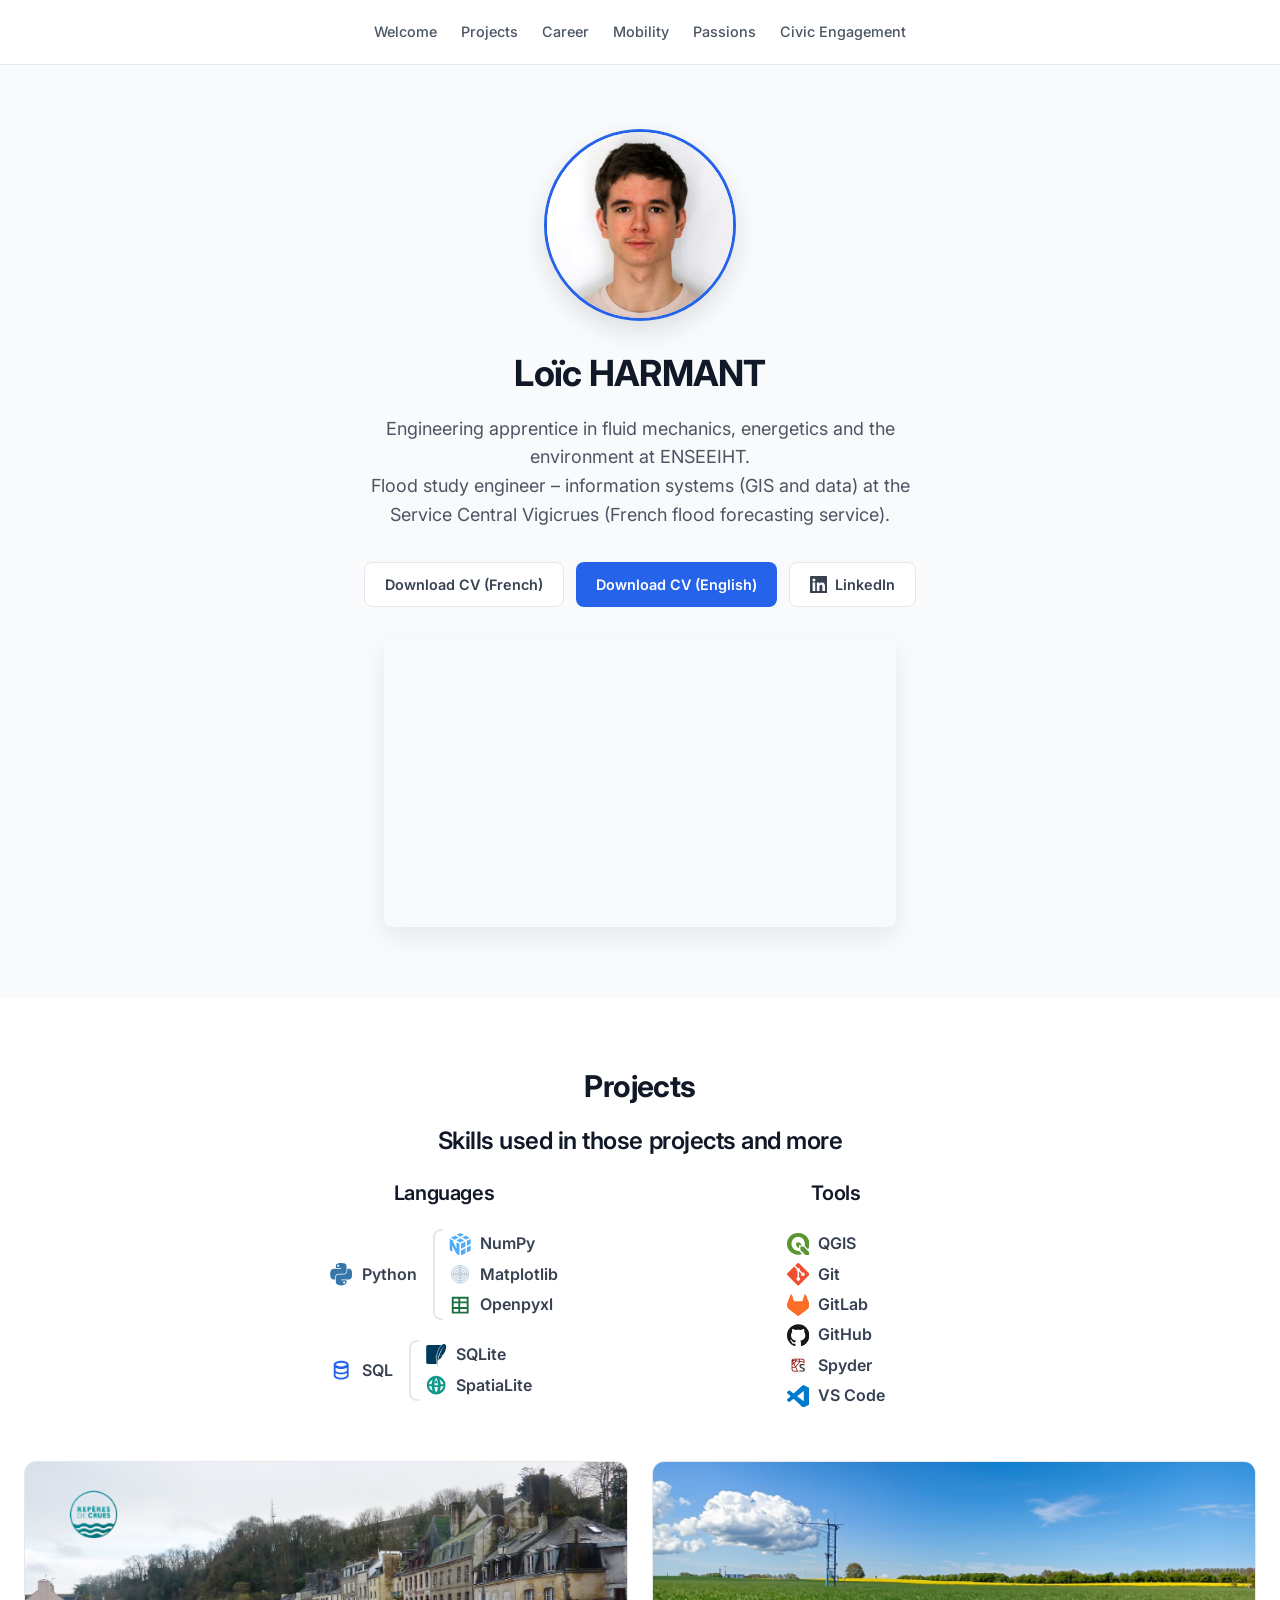
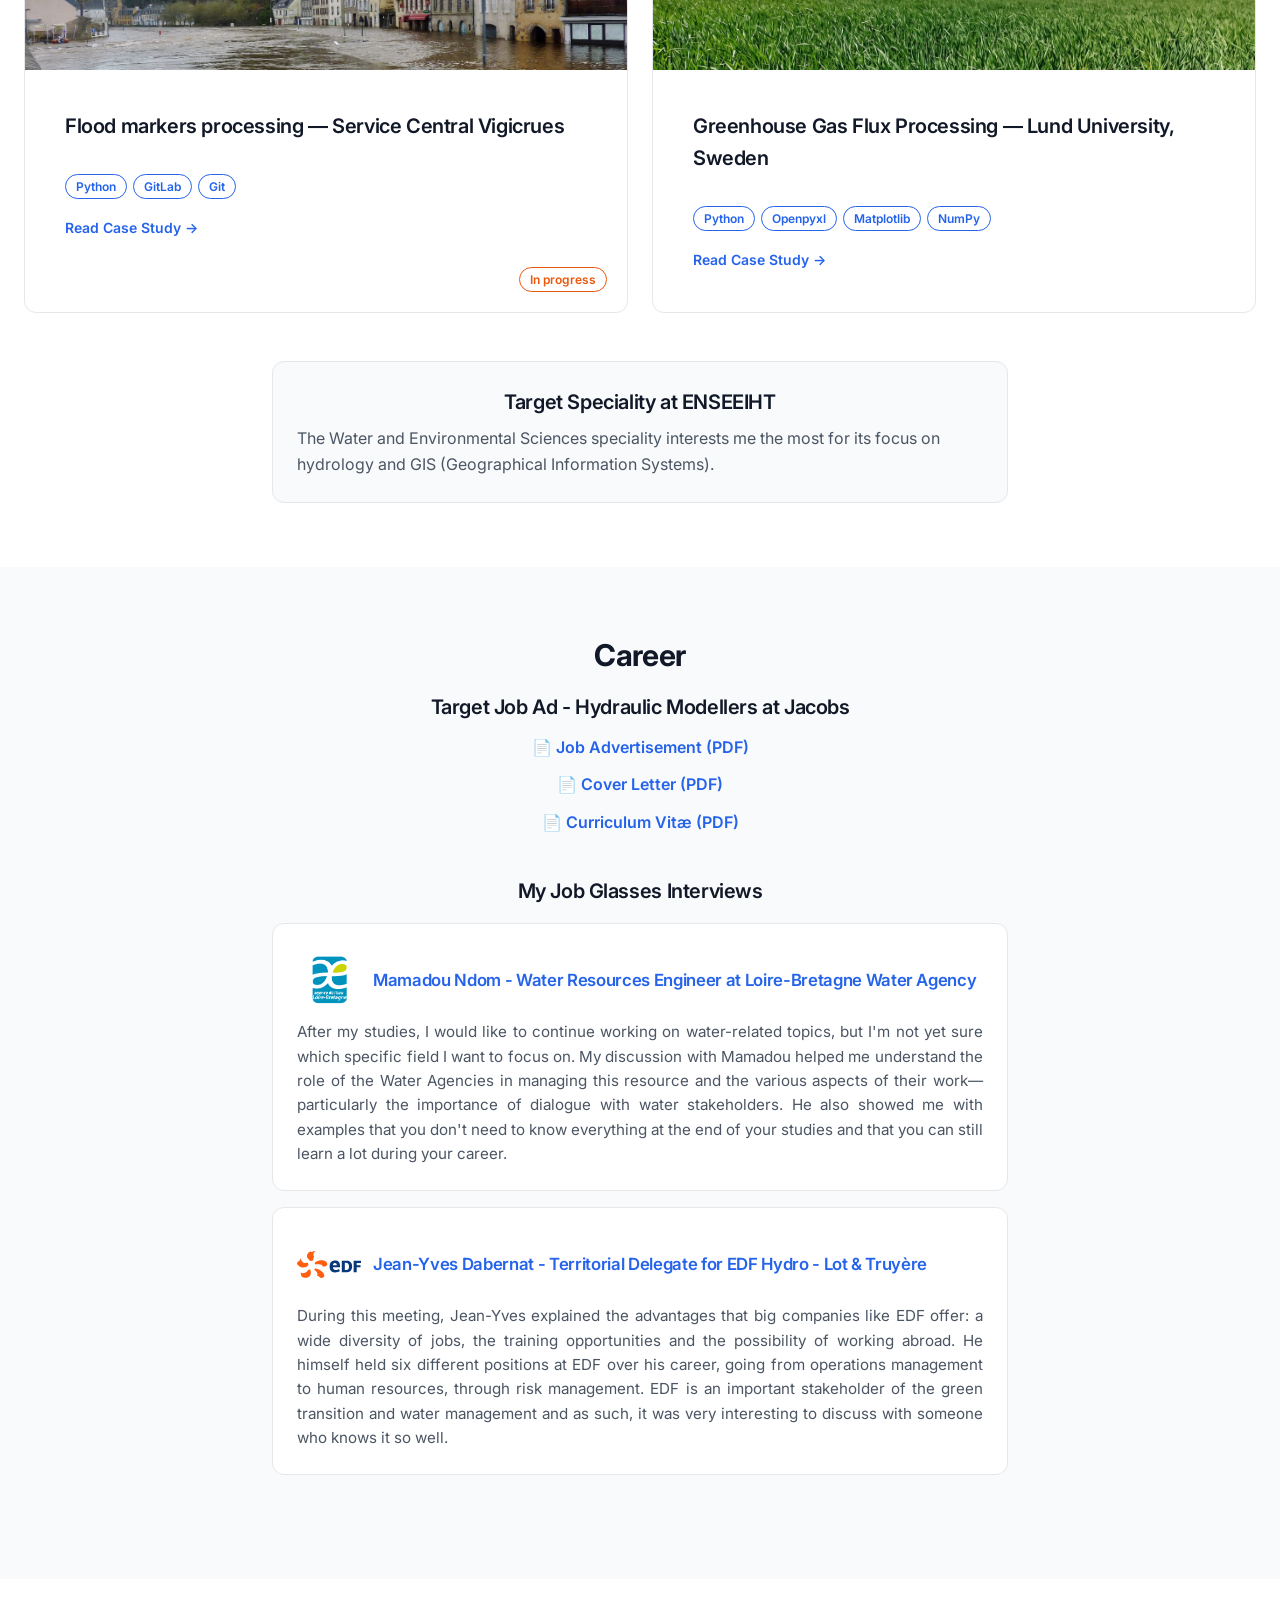
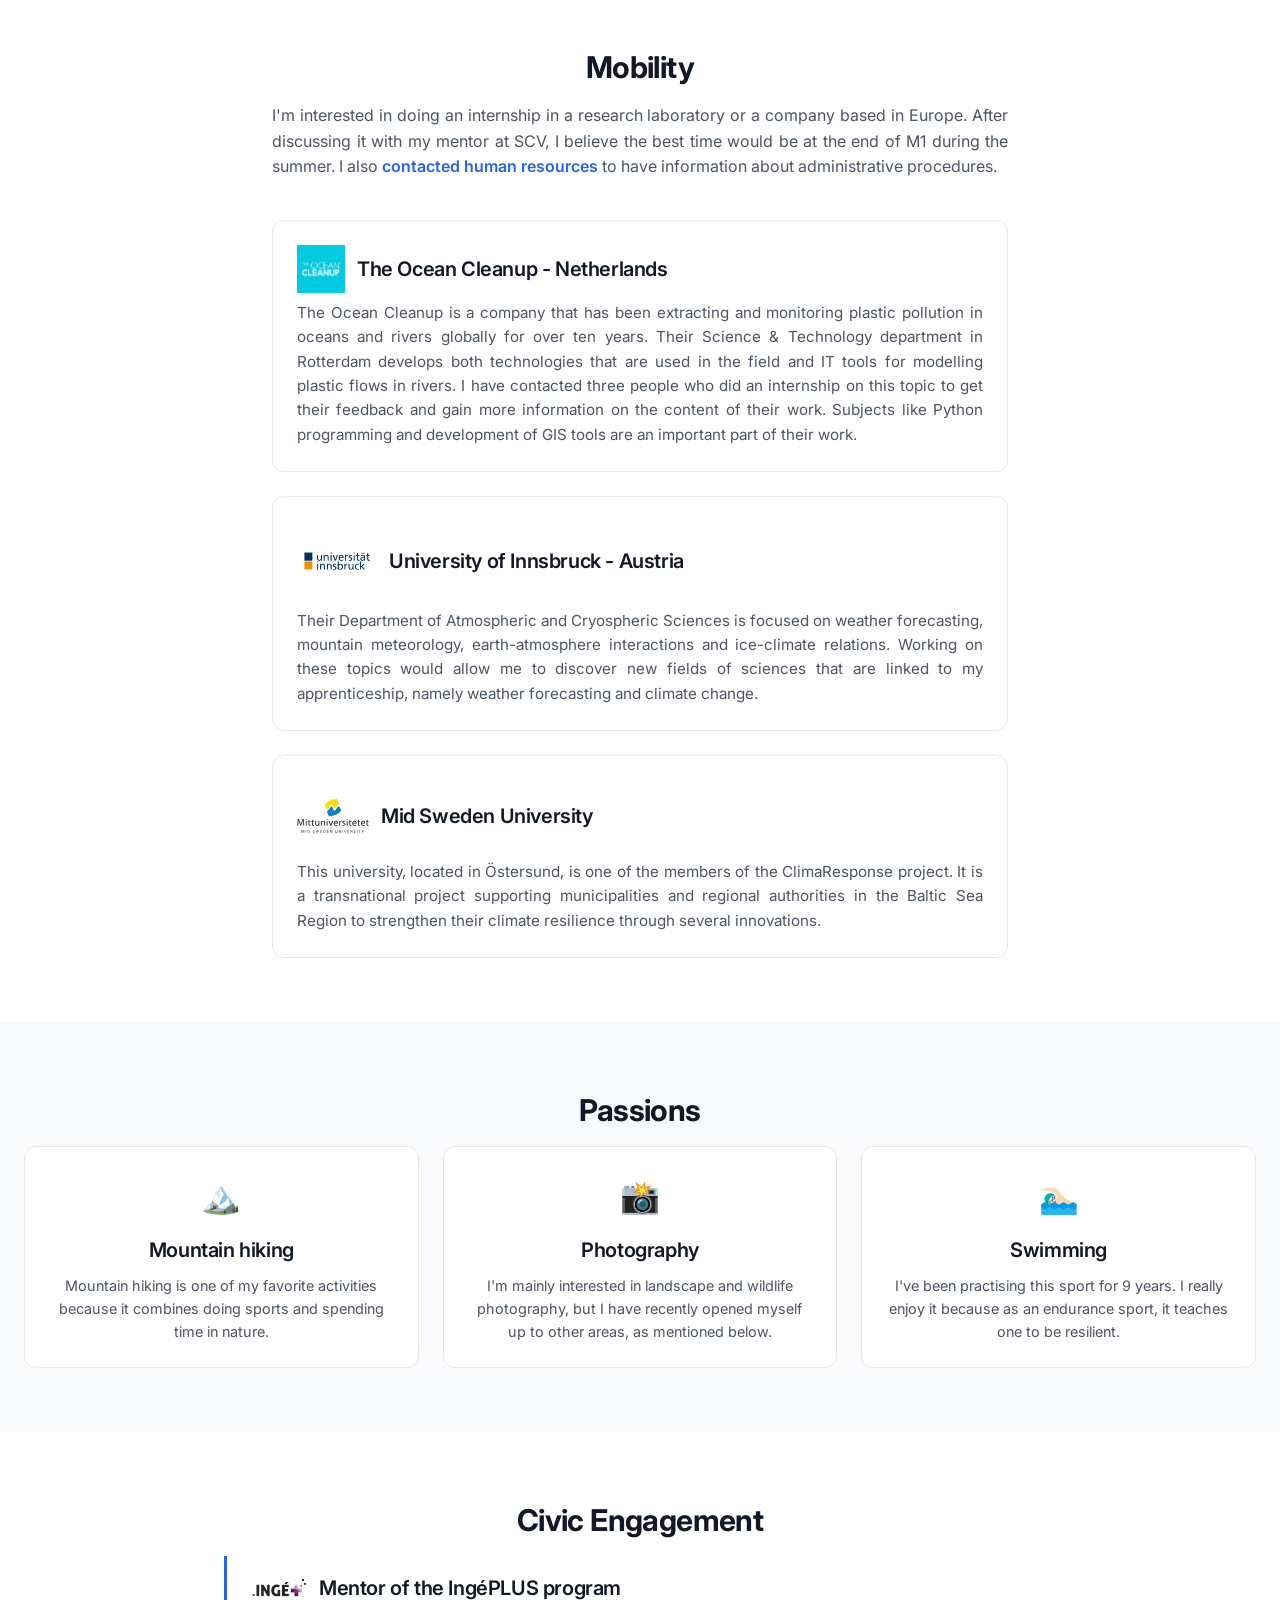
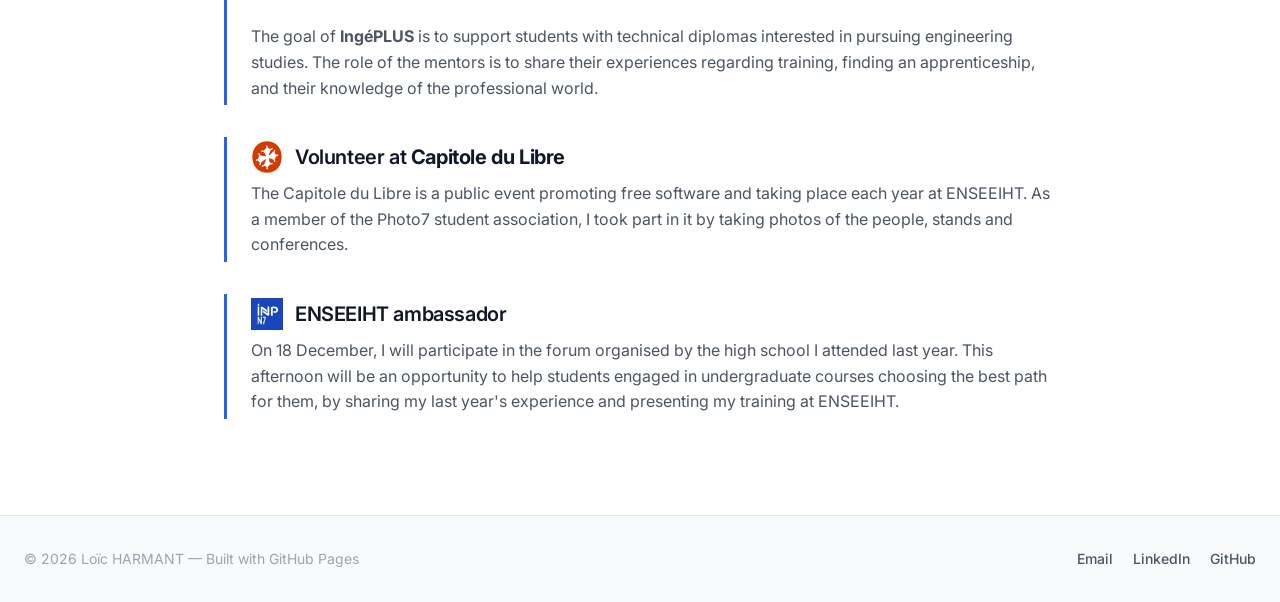
<file: index.html>
<!DOCTYPE html>
<html lang="en">
<head>
  <meta charset="UTF-8">
  <meta name="viewport" content="width=device-width, initial-scale=1.0">
  <title>Loïc HARMANT — Engineer Portfolio</title>
  <link rel="stylesheet" href="css/style.css">
  <link rel="preconnect" href="https://fonts.googleapis.com">
  <link href="https://fonts.googleapis.com/css2?family=Inter:wght@300;400;500;600;700&display=swap" rel="stylesheet">
</head>
<body>
  
  <!-- NAVIGATION FIXÉE EN HAUT -->
  <nav class="navbar">
    <div class="container">
      <ul class="nav-menu">
        <li><a href="#welcome">Welcome</a></li>
        <li><a href="#projects">Projects</a></li>
        <li><a href="#career">Career</a></li>
        <li><a href="#mobility">Mobility</a></li>
        <li><a href="#passions">Passions</a></li>
        <li><a href="#civic">Civic Engagement</a></li>
      </ul>
    </div>
  </nav>

  <!-- 1. WELCOME SECTION -->
  <section id="welcome" class="section section-welcome">
    <div class="container">
      <div class="welcome-content">
        <img src="images/photo-cv.jpg" alt="Profile photo" class="photo-cv">
        <h1>Loïc HARMANT</h1>
        <p class="uvp">Engineering apprentice in fluid mechanics, energetics and the environment at ENSEEIHT.<br>
          Flood study engineer – information systems (GIS and data) at the Service Central Vigicrues (French flood forecasting service).</p>
        <div class="welcome-links">
          <a href="documents/CV_Loic_HARMANT_FR.pdf" class="btn btn-secondary" target="_blank">Download CV (French)</a>
          <a href="documents/CV_Loic_HARMANT_EN.pdf" class="btn btn-primary" target="_blank">Download CV (English)</a>
          <a href="https://www.linkedin.com/in/loïc-harmant" class="btn btn-secondary"><svg viewBox="0 0 24 24" fill="currentColor" class="btn-icon" aria-hidden="true"><path d="M20.447 20.452h-3.554v-5.569c0-1.328-.027-3.037-1.852-3.037-1.853 0-2.136 1.445-2.136 2.939v5.667H9.351V9h3.414v1.561h.046c.477-.9 1.637-1.85 3.37-1.85 3.601 0 4.267 2.37 4.267 5.455v6.286zM5.337 7.433a2.062 2.062 0 0 1-2.063-2.065 2.064 2.064 0 1 1 2.063 2.065zm1.782 13.019H3.555V9h3.564v11.452zM22.225 0H1.771C.792 0 0 .774 0 1.729v20.542C0 23.227.792 24 1.771 24h20.451C23.2 24 24 23.227 24 22.271V1.729C24 .774 23.2 0 22.222 0h.003z"/></svg>
          LinkedIn</a>
        </div>
        <div class="video-container">
          <iframe
            src="https://www.youtube-nocookie.com/embed/VIDEO_ID?rel=0"
            title="Loïc HARMANT — 3-minute pitch (English)"
            loading="lazy"
            allow="accelerometer; autoplay; clipboard-write; encrypted-media; gyroscope; picture-in-picture"
            allowfullscreen>
          </iframe>
        </div>
      </div>
    </div>
  </section>

   <!-- 2. PROJECTS SECTION -->
  <section id="projects" class="section section-projects">
    <div class="container">
      <h2>Projects</h2>

      <h3 class="skills-heading">Skills used in those projects and more</h3>
      <div class="skills-grid">

        <div class="skills-col skills-col--languages">
          <h3>Languages</h3>
          <div class="skill-group">
            <div class="skill-row">
              <svg class="skill-icon" viewBox="0 0 24 24" fill="#3776AB" aria-hidden="true"><path d="M11.858 0c-.978.005-1.913.088-2.736.234C6.7.662 6.26 1.558 6.26 3.21v2.182h5.725v.727H4.111c-1.664 0-3.121 1-3.577 2.903-.526 2.181-.549 3.542 0 5.82.407 1.694 1.379 2.902 3.043 2.902h1.969v-2.616c0-1.89 1.635-3.557 3.576-3.557h5.72c1.591 0 2.862-1.31 2.862-2.91v-5.45c0-1.553-1.309-2.718-2.863-2.977A18 18 0 0 0 11.858 0M8.762 1.755c.591 0 1.074.491 1.074 1.095 0 .601-.483 1.087-1.074 1.087A1.08 1.08 0 0 1 7.688 2.85c0-.604.48-1.095 1.074-1.095m9.656 4.364v2.543c0 1.971-1.671 3.63-3.577 3.63H9.122c-1.566 0-2.862 1.34-2.862 2.91v5.452c0 1.551 1.349 2.464 2.862 2.91 1.813.532 3.55.628 5.72 0 1.44-.418 2.862-1.258 2.862-2.91V18.47h-5.719v-.727h8.582c1.664 0 2.284-1.16 2.862-2.903.598-1.793.573-3.518 0-5.819-.41-1.656-1.196-2.903-2.862-2.903h-5.667zm-3.216 13.807a1.08 1.08 0 0 1 1.074 1.088c0 .604-.483 1.094-1.074 1.094-.592 0-1.075-.49-1.075-1.094 0-.601.483-1.088 1.075-1.088"/></svg>
              <span>Python</span>
            </div>
            <div class="skill-bracket">
              <div class="skill-row">
                <svg class="skill-icon" viewBox="0 0 24 24" fill="#4DABF7" aria-hidden="true"><path d="M10.315 4.876L6.3048 2.8517l-4.401 2.1965 4.1186 2.0683zm1.8381.9277l4.2045 2.1223-4.3622 2.1906-4.125-2.0718zm5.6153-2.9213l4.3193 2.1658-3.863 1.9402-4.2131-2.1252zm-1.859-.9329L12.021 0 8.1742 1.9193l4.0068 2.0208zm-3.0401 16.7443V24l4.7107-2.3507-.0053-5.3085zm4.7037-4.2057l-.0052-5.2528-4.6985 2.3356v5.2546zm5.6553-.9845v5.327l-4.0178 2.0052-.0029-5.3028zm0-1.8626V6.4214l-4.0253 2.001.0034 5.2633zM11.2062 11.571L8.0333 9.9756v6.895s-3.8804-8.2564-4.2399-8.998c-.0463-.0957-.2371-.2007-.2858-.2262C2.8118 7.2812.773 6.2485.773 6.2485V18.43l2.8204 1.5076v-6.3674s3.8392 7.3775 3.878 7.458c.0389.0807.4245.8582.8362 1.1314.5485.363 2.8992 1.7766 2.8992 1.7766z"/></svg>
                <span>NumPy</span>
              </div>
              <div class="skill-row">
                <svg class="skill-icon mpl" viewBox="0 0 180 180" aria-hidden="true"><g stroke="#11557c" stroke-width="2" fill="#eef2f7"><circle cx="90" cy="90" r="88"/><circle cx="90" cy="90" r="66"/><circle cx="90" cy="90" r="44"/><circle cx="90" cy="90" r="22"/><path d="m90,2v176"/><path d="m2,90h176"/></g></svg>
                <span>Matplotlib</span>
              </div>
              <div class="skill-row">
                <svg class="skill-icon" viewBox="0 0 24 24" fill="#1D6F42" aria-hidden="true"><path d="M3 3h18v18H3V3zm2 2v3h5V5H5zm7 0v3h7V5h-7zM5 10v4h5v-4H5zm7 0v4h7v-4h-7zM5 16v3h5v-3H5zm7 0v3h7v-3h-7z"/></svg>
                <span>Openpyxl</span>
              </div>
            </div>
          </div>
          <div class="skill-group">
            <div class="skill-row">
              <svg class="skill-icon" viewBox="0 0 24 24" fill="#2563eb" aria-hidden="true"><path d="M12 2C7.58 2 4 3.79 4 6v12c0 2.21 3.58 4 8 4s8-1.79 8-4V6c0-2.21-3.58-4-8-4zm0 2c3.87 0 6 1.5 6 2s-2.13 2-6 2-6-1.5-6-2 2.13-2 6-2zm6 14c0 .5-2.13 2-6 2s-6-1.5-6-2v-3.08c1.44.9 3.6 1.4 6 1.4s4.56-.5 6-1.4V18zm0-5.5c0 .5-2.13 2-6 2s-6-1.5-6-2V9.42c1.44.9 3.6 1.4 6 1.4s4.56-.5 6-1.4V12.5z"/></svg>
              <span>SQL</span>
            </div>
            <div class="skill-bracket">
              <div class="skill-row">
                <svg class="skill-icon" viewBox="0 0 24 24" fill="#003B5C" aria-hidden="true"><path d="M21.678.521c-1.032-.92-2.28-.55-3.513.544a8.71 8.71 0 0 0-.547.535c-2.109 2.237-4.066 6.38-4.674 9.544.237.48.422 1.093.544 1.561a13.044 13.044 0 0 1 .164.703s-.019-.071-.096-.296l-.05-.146a1.689 1.689 0 0 0-.033-.08c-.138-.32-.518-.995-.686-1.289-.143.423-.27.818-.376 1.176.484.884.778 2.4.778 2.4s-.025-.099-.147-.442c-.107-.303-.644-1.244-.772-1.464-.217.804-.304 1.346-.226 1.478.152.256.296.698.422 1.186.286 1.1.485 2.44.485 2.44l.017.224a22.41 22.41 0 0 0 .056 2.748c.095 1.146.273 2.13.5 2.657l.155-.084c-.334-1.038-.47-2.399-.41-3.967.09-2.398.642-5.29 1.661-8.304 1.723-4.55 4.113-8.201 6.3-9.945-1.993 1.8-4.692 7.63-5.5 9.788-.904 2.416-1.545 4.684-1.931 6.857.666-2.037 2.821-2.912 2.821-2.912s1.057-1.304 2.292-3.166c-.74.169-1.955.458-2.362.629-.6.251-.762.337-.762.337s1.945-1.184 3.613-1.72C21.695 7.9 24.195 2.767 21.678.521m-18.573.543A1.842 1.842 0 0 0 1.27 2.9v16.608a1.84 1.84 0 0 0 1.835 1.834h9.418a22.953 22.953 0 0 1-.052-2.707c-.006-.062-.011-.141-.016-.2a27.01 27.01 0 0 0-.473-2.378c-.121-.47-.275-.898-.369-1.057-.116-.197-.098-.31-.097-.432 0-.12.015-.245.037-.386a9.98 9.98 0 0 1 .234-1.045l.217-.028c-.017-.035-.014-.065-.031-.097l-.041-.381a32.8 32.8 0 0 1 .382-1.194l.2-.019c-.008-.016-.01-.038-.018-.053l-.043-.316c.63-3.28 2.587-7.443 4.8-9.791.066-.069.133-.128.198-.194Z"/></svg>
                <span>SQLite</span>
              </div>
              <div class="skill-row">
                <svg class="skill-icon" viewBox="0 0 24 24" fill="#0e9888" aria-hidden="true"><path d="M12 2a10 10 0 1 0 0 20 10 10 0 0 0 0-20zm7.93 9h-3.02a15.7 15.7 0 0 0-1.2-5.1A8.03 8.03 0 0 1 19.93 11zM12 4.04c.83 1.2 1.66 3.06 1.9 5.96h-3.8c.24-2.9 1.07-4.76 1.9-5.96zM4.07 13h3.02c.14 1.9.55 3.62 1.2 5.1A8.03 8.03 0 0 1 4.07 13zm3.02-2H4.07a8.03 8.03 0 0 1 4.22-5.1 15.7 15.7 0 0 0-1.2 5.1zm4.91 8.96c-.83-1.2-1.66-3.06-1.9-5.96h3.8c-.24 2.9-1.07 4.76-1.9 5.96zM10.1 12c.24-2.9 1.07-4.76 1.9-5.96.83 1.2 1.66 3.06 1.9 5.96h-3.8zm5.61 6.1c.65-1.48 1.06-3.2 1.2-5.1h3.02a8.03 8.03 0 0 1-4.22 5.1z"/></svg>
                <span>SpatiaLite</span>
              </div>
            </div>
          </div>
        </div>

        <div class="skills-pair">
          <div class="skills-col skills-col--tools">
            <h3>Tools</h3>
            <div class="tools-list">
              <div class="skill-row">
                <svg class="skill-icon" viewBox="0 0 24 24" fill="#589632" aria-hidden="true"><path d="M12.879 13.006v3.65l-3.004-3.048v-3.495h3.582l2.852 2.893h-3.43zm10.886 7.606V24h-3.654l-5.73-5.9v-3.55h3.354l6.03 6.062zm-10.828-1.448l3.372 3.371c-1.309.442-2.557.726-4.325.726C5.136 23.26 0 18.243 0 11.565 0 4.92 5.136 0 11.984 0 18.864 0 24 4.952 24 11.565c0 2.12-.523 4.076-1.457 5.759l-3.625-3.725a8.393 8.393 0 0 0 .24-2.005c0-4.291-3.148-7.527-7.1-7.527-3.954 0-7.248 3.236-7.248 7.527s3.33 7.6 7.247 7.6c.548 0 .661.017.88-.03z"/></svg>
                <span>QGIS</span>
              </div>
              <div class="skill-row">
                <svg class="skill-icon" viewBox="0 0 24 24" fill="#F05032" aria-hidden="true"><path d="M13.09 23.549a1.54 1.54 0 0 1-2.18 0L.451 13.089a1.54 1.54 0 0 1 0-2.179l7.191-7.19 2.733 2.733a1.85 1.85 0 0 0 .964 2.326v6.66a1.849 1.849 0 1 0 1.54 0V8.957l2.508 2.508a1.85 1.85 0 1 0 1.09-1.09l-2.634-2.634a1.85 1.85 0 0 0-2.378-2.377L8.73 2.63 10.91.451a1.54 1.54 0 0 1 2.179 0l10.459 10.46a1.54 1.54 0 0 1 0 2.179z"/></svg>
                <span>Git</span>
              </div>
              <div class="skill-row">
                <svg class="skill-icon" viewBox="0 0 24 24" fill="#FC6D26" aria-hidden="true"><path d="m23.6004 9.5927-.0337-.0862L20.3.9814a.851.851 0 0 0-.3362-.405.8748.8748 0 0 0-.9997.0539.8748.8748 0 0 0-.29.4399l-2.2055 6.748H7.5375l-2.2057-6.748a.8573.8573 0 0 0-.29-.4412.8748.8748 0 0 0-.9997-.0537.8585.8585 0 0 0-.3362.4049L.4332 9.5015l-.0325.0862a6.0657 6.0657 0 0 0 2.0119 7.0105l.0113.0087.03.0213 4.976 3.7264 2.462 1.8633 1.4995 1.1321a1.0085 1.0085 0 0 0 1.2197 0l1.4995-1.1321 2.4619-1.8633 5.006-3.7489.0125-.01a6.0682 6.0682 0 0 0 2.0094-7.003z"/></svg>
                <span>GitLab</span>
              </div>
              <div class="skill-row">
                <svg class="skill-icon" viewBox="0 0 24 24" fill="#181717" aria-hidden="true"><path d="M12 .297c-6.63 0-12 5.373-12 12 0 5.303 3.438 9.8 8.205 11.385.6.113.82-.258.82-.577 0-.285-.01-1.04-.015-2.04-3.338.724-4.042-1.61-4.042-1.61C4.422 18.07 3.633 17.7 3.633 17.7c-1.087-.744.084-.729.084-.729 1.205.084 1.838 1.236 1.838 1.236 1.07 1.835 2.809 1.305 3.495.998.108-.776.417-1.305.76-1.605-2.665-.3-5.466-1.332-5.466-5.93 0-1.31.465-2.38 1.235-3.22-.135-.303-.54-1.523.105-3.176 0 0 1.005-.322 3.3 1.23.96-.267 1.98-.399 3-.405 1.02.006 2.04.138 3 .405 2.28-1.552 3.285-1.23 3.285-1.23.645 1.653.24 2.873.12 3.176.765.84 1.23 1.91 1.23 3.22 0 4.61-2.805 5.625-5.475 5.92.42.36.81 1.096.81 2.22 0 1.606-.015 2.896-.015 3.286 0 .315.21.69.825.57C20.565 22.092 24 17.592 24 12.297c0-6.627-5.373-12-12-12"/></svg>
                <span>GitHub</span>
              </div>
              <div class="skill-row">
                <svg class="skill-icon" viewBox="0 0 256 256" aria-hidden="true"><rect fill="#fafafa" x="26.01" y="26.01" width="203.98" height="203.98" rx="37.85"/><path fill="#303030" d="M197.63,116.58a2.28,2.28,0,0,1,2.15,2.46v6.6a2,2,0,0,1-2.3,2.3H168.93c-7.06,0-11.2,2.45-11.2,8v2c0,4.3,2,8,9.52,10.74l20.41,8.14C201.77,162.16,203,170,203,178.42v1.69c0,17.19-10.28,20.56-31,20.56-13.35,0-25.47-1.07-28.08-1.38-1.84-.15-2.3-1.07-2.3-2.3v-6.75a2,2,0,0,1,2.3-2.3h28.39c12.28,0,16.11-1.38,16.11-8v-1.84c0-4.45-1.84-7.37-8.9-10.28l-21.79-8.29C145.92,155,143,146.05,143,137.61v-3.23c0-16.88,14.73-19.18,31.15-19.18A195,195,0,0,1,197.63,116.58Z"/><path fill="#8c0000" d="M190.69,59.34a25.27,25.27,0,0,0-16-5.68H78.24a25.37,25.37,0,0,0-11.82,2.92,25.7,25.7,0,0,0-10.25,9.93c-.46.82-.87,1.66-1.25,2.5-.22.59-.47,1.15-.67,1.72A26.9,26.9,0,0,0,52.87,79v96.48a25.35,25.35,0,0,0,25.37,25.35h51.5a1.37,1.37,0,0,0,1.37-1.37v-6.15a1.37,1.37,0,0,0-1.37-1.37h-6.68l-20-40.41,45.51-60.31a5.17,5.17,0,0,0,.85-1.77l41.7,6.38v9.38a1.38,1.38,0,0,0,1.37,1.37h6.19a1.37,1.37,0,0,0,1.36-1.37V79A25.25,25.25,0,0,0,190.69,59.34Zm-52.52,3.24,2.15,17.19-33.71-5.16-1.52-12Zm-59.93,0H96.82l1.33,10.75L73.52,69.56l-7.77-1.2A16.33,16.33,0,0,1,78.24,62.58ZM97,81.46,79.82,104.31,66.21,76.74ZM61.79,86.34l11,22.32-11,1.35Zm0,32,14.84-1.88L92,147.58l-30.22,3.8ZM113.89,192H79.61a17.87,17.87,0,0,1-17.82-17.83V159.66l34.05-4.27ZM99.06,143.33l-15.2-30.8,22.34-29.6s0,0,0-.05l34.45,5.27Zm92.11-55.79-42.42-6.49-2.31-18.47h26.92A17.87,17.87,0,0,1,191.17,80.4Z"/></svg>
                <span>Spyder</span>
              </div>
              <div class="skill-row">
                <svg class="skill-icon" viewBox="0 0 24 24" fill="#007ACC" aria-hidden="true"><path d="M23.15 2.587L18.21.21a1.494 1.494 0 0 0-1.705.29l-9.46 8.63-4.12-3.128a.999.999 0 0 0-1.276.057L.327 7.261A1 1 0 0 0 .326 8.74L3.899 12 .326 15.26a1 1 0 0 0 .001 1.479L1.65 17.94a.999.999 0 0 0 1.276.057l4.12-3.128 9.46 8.63a1.492 1.492 0 0 0 1.704.29l4.942-2.377A1.5 1.5 0 0 0 24 20.06V3.939a1.5 1.5 0 0 0-.85-1.352zm-5.146 14.861L10.826 12l7.178-5.448v10.896z"/></svg>
                <span>VS Code</span>
              </div>
            </div>
          </div>
        </div>

      </div>

      <div class="project-grid">
        
        <!-- P1 -->
        
        <article class="project-card">
          <img src="images/reperes_crues.png" alt="Flood in a French town, Repères de crues" class="project-image">
          <div class="project-info">
            <span class="project-badge">In progress</span>
            <h3>Flood markers processing — Service Central Vigicrues</h3>
            <p class="project-description"></p>
            <div class="project-tags">
              <span>Python</span><span>GitLab</span><span>Git</span>
            </div>
            <a href="projets/app.scv_1.html" class="project-link">Read Case Study →</a>
          </div>
        </article>

        <!-- P2 -->
        
        <article class="project-card">
          <div class="project-media">
            <img src="images/field_Alnarp.png" alt="Python flux processing code and gas flux measurement chamber" class="project-image">
          </div>
          <div class="project-info">
            <h3>Greenhouse Gas Flux Processing — Lund University, Sweden</h3>
            <p class="project-description"></p>
            <div class="project-tags">
              <span>Python</span><span>Openpyxl</span><span>Matplotlib</span><span>NumPy</span>
            </div>
            <a href="projets/internship-lund.html" class="project-link">Read Case Study →</a>
          </div>
        </article>
      </div>

      <div class="target-specialty">
        <h3>Target Speciality at ENSEEIHT</h3>
        <p>The Water and Environmental Sciences speciality interests me the most for its focus on hydrology and GIS (Geographical Information Systems).</p>
      </div>
    </div>
  </section>
  <!-- 3. CAREER SECTION -->
  <section id="career" class="section section-career">
    <div class="container">
      <h2>Career</h2>
      
      <div class="job-target">
        <h3>Target Job Ad - Hydraulic Modellers at Jacobs</h3>
        <a href="documents/Hydraulic Modellers (Flood Risk Management)-Jacobs-LinkedIn.pdf" target="_blank" class="doc-link">📄 Job Advertisement (PDF)</a>
        <a href="documents/Cover_Letter_Loic_HARMANT_EN.pdf" target="_blank" class="doc-link">📄 Cover Letter (PDF)</a>
        <a href="documents/CV_Loic_HARMANT_EN.pdf" target="_blank" class="doc-link">📄 Curriculum Vitæ (PDF)</a>
      </div>
      
      <div class="my-job-glasses">
        <h3>My Job Glasses Interviews</h3>
        <article class="mjg-interview">
           <div class="engagement-header">
              <img src="images/logo-eau-loire-bretagne.png" alt="Agence de l'eau Loire-Bretagne" class="engagement-logo">
              <h4><a href="https://www.linkedin.com/in/mamadou-ndom-6ba24287/?lipi=urn%3Ali%3Apage%3Ad_flagship3_profile_view_base%3BoP8LbUPzSm2HqukfzFpzIQ%3D%3D" target="_blank">Mamadou Ndom - Water Resources Engineer at Loire-Bretagne Water Agency</a></h4>
            </div>
          <p>After my studies, I would like to continue working on water-related topics, but I'm not yet sure which specific 
            field I want to focus on. My discussion with Mamadou helped me understand the role of the Water Agencies in managing 
            this resource and the various aspects of their work—particularly the importance of dialogue with water stakeholders. 
          He also showed me with examples that you don't need to know everything at the end of your studies and that you can still 
            learn a lot during your career.</p>
        </article>
        <article class="mjg-interview">
          <div class="engagement-header">
            <img src="images/logo-edf.svg" alt="EDF" class="engagement-logo">
            <h4><a href="https://www.linkedin.com/in/jean-yves-dabernat-297469b8/" target="_blank">Jean-Yves Dabernat - Territorial Delegate for EDF Hydro - Lot & Truyère</a></h4>
          </div>
          <p>During this meeting, Jean-Yves explained the advantages that big companies like EDF offer: a wide diversity of jobs,
          the training opportunities and the possibility of working abroad. He himself held six different positions at EDF over his career, going from operations 
            management to human resources, through risk management. EDF is an important stakeholder of the green transition and water management and as such, it was
            very interesting to discuss with someone who knows it so well.</p>
        </article>
      </div>
      
    </div>
  </section>


  <!-- 5. MOBILITY SECTION -->
  <section id="mobility" class="section section-mobility">
    <div class="container">
      <h2>Mobility</h2>
      <p class="section-subtitle">I'm interested in doing an internship in a research laboratory or a company based in Europe.
        After discussing it with my mentor at SCV, I believe the best time would be at the end of M1 during the summer. 
        I also <a href="images/capture_ecran_mail_rh.jpg" target="_blank">contacted human resources</a> to have information 
        about administrative procedures.</p>
      
      <div class="mobility-list">
        <article class="mobility-item">
          <div class="engagement-header">
            <img src="images/logo-theoceancleanup-v2.jpg" alt="The Ocean Cleanup" class="engagement-logo">
            <h3>The Ocean Cleanup - Netherlands</h3>
          </div>
          <p>The Ocean Cleanup is a company that has been extracting and monitoring plastic pollution in oceans and rivers globally for over ten years. 
            Their Science &amp; Technology department in Rotterdam develops both technologies that are used in the field and IT tools for modelling plastic flows in rivers.
            I have contacted three people who did an internship on this topic to get their feedback and gain more information on the content of their work. 
            Subjects like Python programming and development of GIS tools are an important part of their work.</p>
        </article>
        
        <article class="mobility-item">
          <div class="engagement-header">
            <img src="images/logo-innsbruck-v3.png" alt="Universität Innsbruck" class="engagement-logo">
            <h3>University of Innsbruck - Austria</h3>
          </div>
          <p>Their Department of Atmospheric and Cryospheric Sciences is focused on weather forecasting, mountain meteorology, earth-atmosphere 
            interactions and ice-climate relations. Working on these topics would allow me to discover new fields of sciences that are linked to my apprenticeship,
            namely weather forecasting and climate change.</p>
        </article>
        
        <article class="mobility-item">
          <div class="engagement-header">
            <img src="images/logo-mid-sweden-university.svg" alt="Mid Sweden University" class="engagement-logo">
            <h3>Mid Sweden University</h3>
          </div>
          <p> This university, located in Östersund, is one of the members of the ClimaResponse project. It is a transnational project 
            supporting municipalities and regional authorities in the Baltic Sea Region to strengthen their climate resilience through several 
            innovations.</p>
        </article>
      </div>
    </div>
  </section>

  <!-- 6. PASSIONS SECTION -->
  <section id="passions" class="section section-passions">
    <div class="container">
      <h2>Passions</h2>
      
      <div class="passions-grid">
        <div class="passion-card">
          <span class="passion-icon">🏔️</span>
          <h3>Mountain hiking</h3>
          <p>Mountain hiking is one of my favorite activities because it combines doing sports and spending time in nature.</p>
        </div>
        
        <div class="passion-card">
          <span class="passion-icon">📸</span>
          <h3>Photography</h3>
          <p>I'm mainly interested in landscape and wildlife photography, but I have recently opened myself up to other areas, as mentioned below.</p>
        </div>
        
        <div class="passion-card">
          <span class="passion-icon">🏊🏻‍♂️</span>
          <h3>Swimming</h3>
          <p>I've been practising this sport for 9 years. I really enjoy it because as an endurance sport, it teaches one to be resilient.</p>
        </div>
      </div>
    </div>
  </section>

  <!-- 7. CIVIC ENGAGEMENT SECTION -->
  <section id="civic" class="section section-civic">
    <div class="container">
      <h2>Civic Engagement</h2>
      
      <div class="engagement-list">
        <article class="engagement-item">
          <div class="engagement-header">
            <img src="images/logo-ingeplus.png" alt="Logo IngéPLUS" class="engagement-logo">
            <h3>Mentor of the IngéPLUS program</h3>
          </div>
          <p>The goal of <strong>IngéPLUS</strong> is to support students with technical diplomas interested in pursuing engineering studies. 
            The role of the mentors is to share their experiences regarding training, finding an apprenticeship, and their knowledge of the professional world.</p>
        </article>
        <article class="engagement-item">
          <div class="engagement-header">
            <img src="images/logo-capitoledulibre.png" alt="Logo Capitole du Libre" class="engagement-logo">
            <h3>Volunteer at <strong>Capitole du Libre</strong></h3>
          </div>
          <p>The Capitole du Libre is a public event promoting free software and taking place each year at ENSEEIHT. As a member of the Photo7 student 
            association, I took part in it by taking photos of the people, stands and conferences.</p> 
        </article>
        <article class="engagement-item">
          <div class="engagement-header">
            <img src="images/logo-enseeiht.png" alt="Logo ENSEEIHT" class="engagement-logo">
            <h3>ENSEEIHT ambassador</h3>
          </div>
          <p>On 18 December, I will participate in the forum organised by the high school I attended last year. 
          This afternoon will be an opportunity to help students engaged in undergraduate courses choosing the best path for them, by sharing 
            my last year's experience and presenting my training at ENSEEIHT.</p> 
        </article>
      </div>
    </div>
  </section>

  <!-- FOOTER -->
  <footer class="footer">
    <div class="container">
      <p>&copy; 2026 Loïc HARMANT — Built with GitHub Pages</p>
      <div class="social-links">
        <a href="mailto:loic.harmant@etu.toulouse-inp.fr">Email</a>
        <a href="https://www.linkedin.com/in/loïc-harmant">LinkedIn</a>
        <a href="https://github.com/loic-harmant">GitHub</a>
      </div>
    </div>
  </footer>

</body>
</html>
</file>
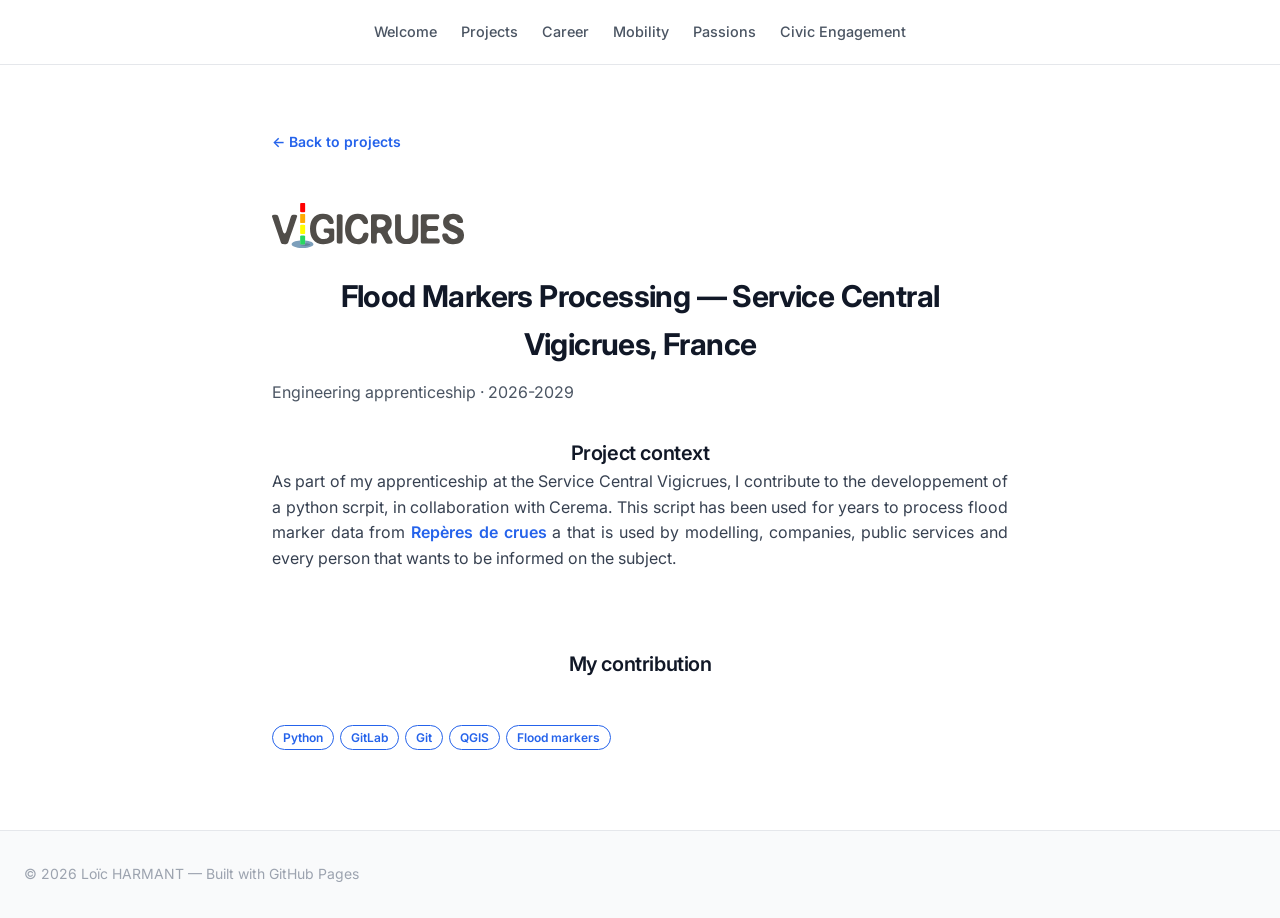
<file: projets/app.scv_1.html>
<!DOCTYPE html>
<html lang="en">
<head>
  <meta charset="UTF-8">
  <meta name="viewport" content="width=device-width, initial-scale=1.0">
  <title>Flood Markers Processing — SCV Apprenticeship | Loïc HARMANT</title>
  <link rel="stylesheet" href="../css/style.css">
  <link rel="preconnect" href="https://fonts.googleapis.com">
  <link href="https://fonts.googleapis.com/css2?family=Inter:wght@300;400;500;600;700&display=swap" rel="stylesheet">
</head>
<body>

  <nav class="navbar">
    <div class="container">
      <ul class="nav-menu">
        <li><a href="../index.html#welcome">Welcome</a></li>
        <li><a href="../index.html#projects">Projects</a></li>
        <li><a href="../index.html#career">Career</a></li>
        <li><a href="../index.html#mobility">Mobility</a></li>
        <li><a href="../index.html#passions">Passions</a></li>
        <li><a href="../index.html#civic">Civic Engagement</a></li>
      </ul>
    </div>
  </nav>

  <section class="section section-projects page-project">
    <div class="container">
      <a href="../index.html#projects" class="project-link">← Back to projects</a>
      <img src="../images/logo-vigicrues.svg" alt="Service Central Vigicrues logotype" class="page-project-logo">
      <h2>Flood Markers Processing — Service Central Vigicrues, France</h2>
      <p class="section-subtitle">Engineering apprenticeship · 2026-2029</p>

      <h3>Project context</h3>
      <!-- To complete: le service, la mission SCV, le réseau national des repères de crues, le partenariat Cerema. Exemple de début : -->
      <p>As part of my apprenticeship at the Service Central Vigicrues, I contribute to the developpement of a python scrpit, in collaboration with Cerema.
      This script has been used for years to process flood marker data from <a href="https://www.reperesdecrues.developpement-durable.gouv.fr/">Repères de crues</a> a that is used by modelling, companies, public services and every person that wants to 
        be informed on the subject.</p>
<br>
      <h3>My contribution</h3>
      <!-- To complete: terrain (relevés de repères, photos, mesures), relations avec les gestionnaires, etc. -->
      <p></p>

      <!-- To complete: bibliothèques utilisées, chaîne de traitement, volume de données, livrables. -->

<br>
      <div class="project-tags">
        <span>Python</span><span>GitLab</span><span>Git</span><span>QGIS</span><span>Flood markers</span>
      </div>
      <!-- Si le code est public un jour : lien vers le dépôt, comme sur la page Lund :
      <p><a href="…" class="project-link" target="_blank" rel="noopener noreferrer">View the source code and results on GitLab →</a></p>
      -->
    </div>
  </section>

  <footer class="footer">
    <div class="container">
      <p>&copy; 2026 Loïc HARMANT — Built with GitHub Pages</p>
    </div>
  </footer>

</body>
</html>
</file>
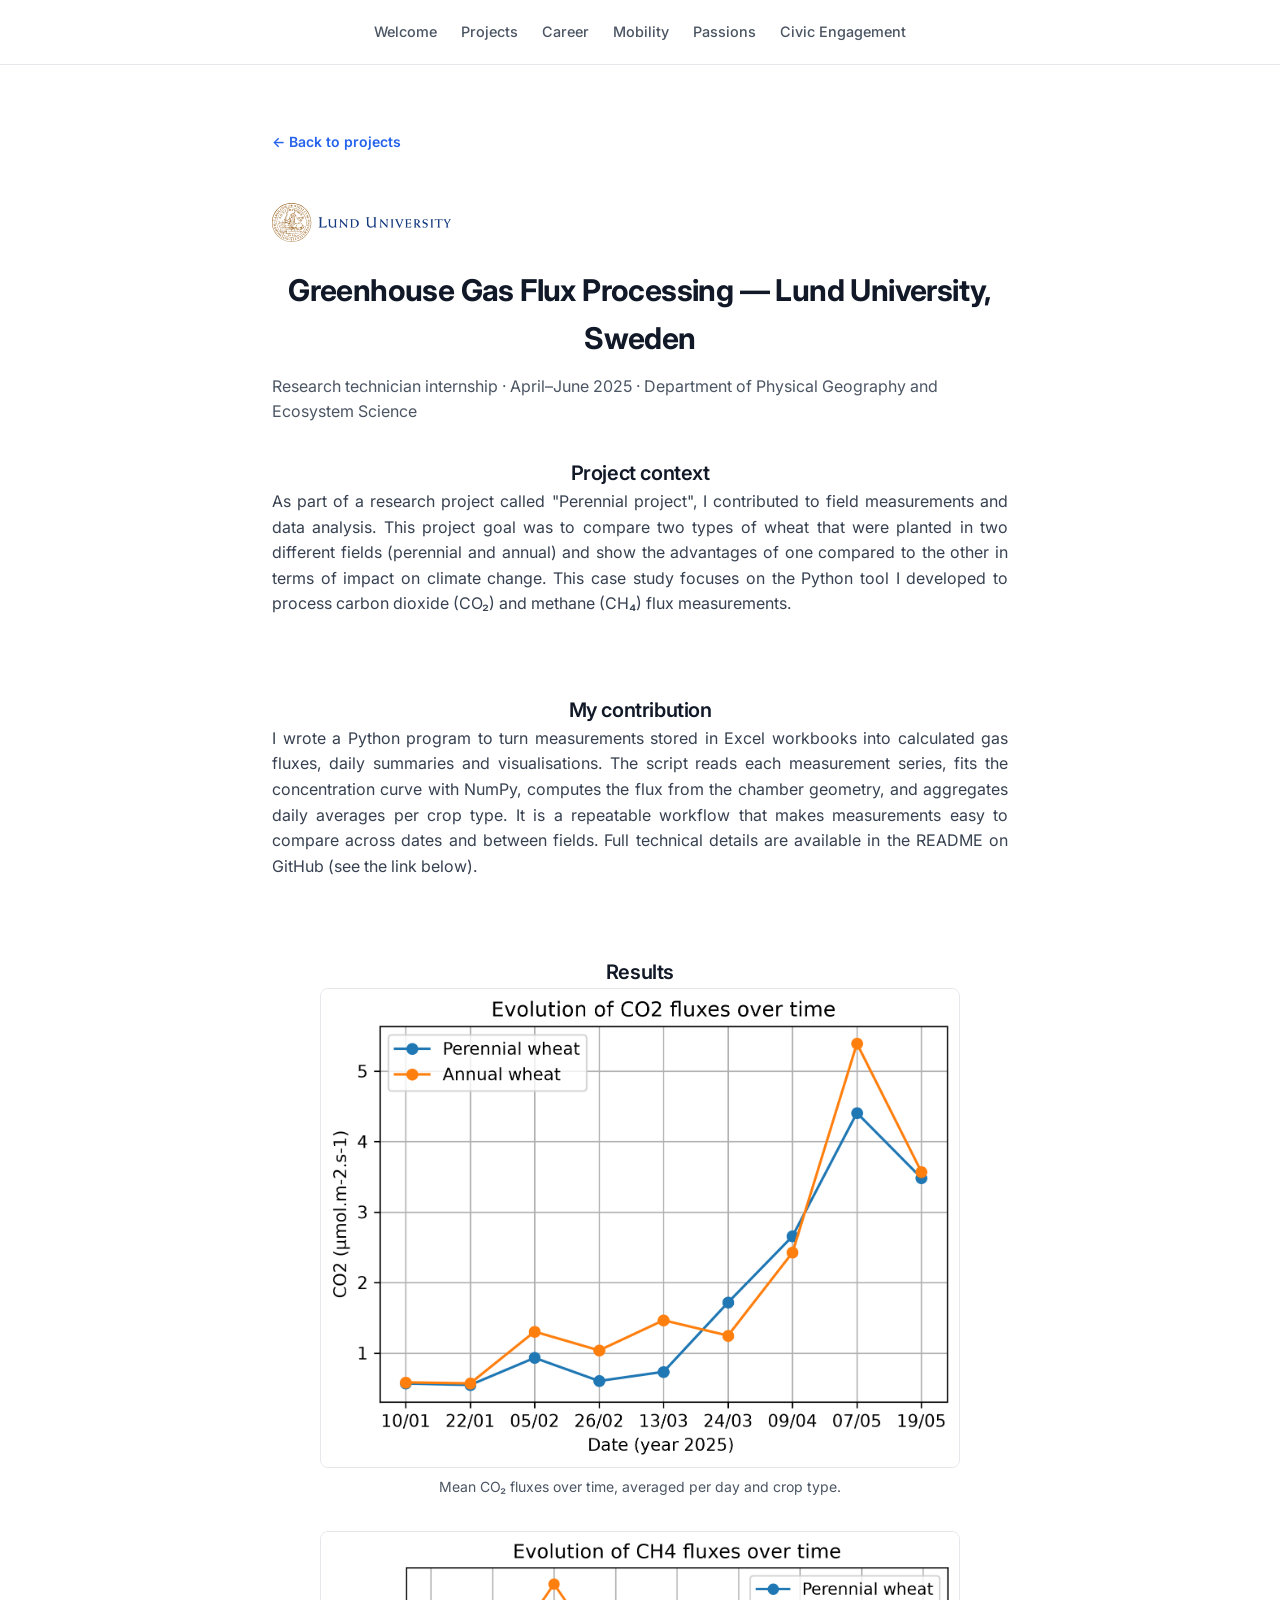
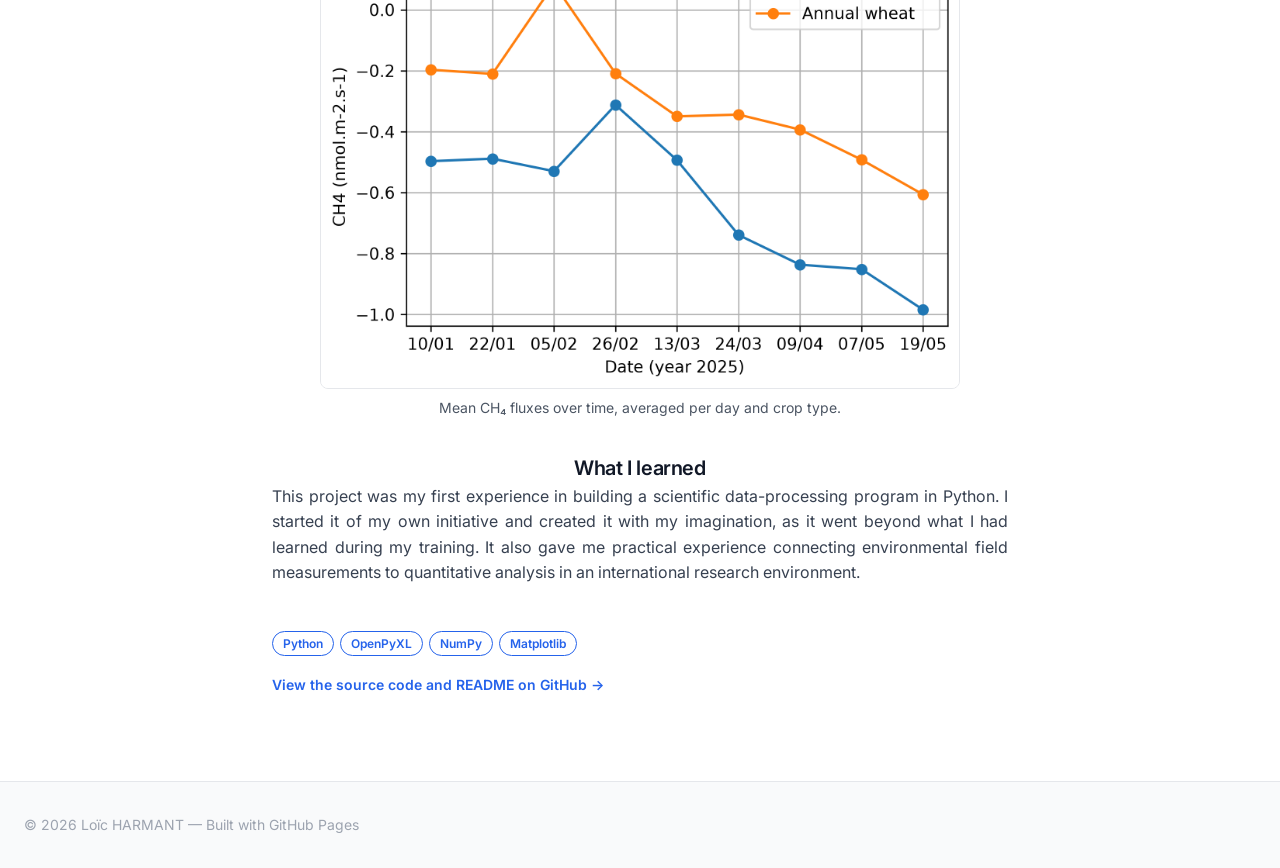
<file: projets/internship-lund.html>
<!DOCTYPE html>
<html lang="en">
<head>
  <meta charset="UTF-8">
  <meta name="viewport" content="width=device-width, initial-scale=1.0">
  <title>Greenhouse Gas Flux Processing — Lund University | Loïc HARMANT</title>
  <link rel="stylesheet" href="../css/style.css">
  <link rel="preconnect" href="https://fonts.googleapis.com">
  <link href="https://fonts.googleapis.com/css2?family=Inter:wght@300;400;500;600;700&display=swap" rel="stylesheet">
</head>
<body>

  <nav class="navbar">
    <div class="container">
      <ul class="nav-menu">
        <li><a href="../index.html#welcome">Welcome</a></li>
        <li><a href="../index.html#projects">Projects</a></li>
        <li><a href="../index.html#career">Career</a></li>
        <li><a href="../index.html#mobility">Mobility</a></li>
        <li><a href="../index.html#passions">Passions</a></li>
        <li><a href="../index.html#civic">Civic Engagement</a></li>
      </ul>
    </div>
  </nav>

  <section class="section section-projects page-project">
    <div class="container">
      <a href="../index.html#projects" class="project-link">← Back to projects</a>
      <img src="../images/logo-lund.svg" alt="Lund University logotype" class="page-project-logo">
      <h2>Greenhouse Gas Flux Processing — Lund University, Sweden</h2>
      <p class="section-subtitle">Research technician internship · April–June 2025 · Department of Physical Geography and Ecosystem Science</p>

      <h3>Project context</h3>
      <p>As part of a research project called "Perennial project", I contributed to field measurements and data analysis. 
        This project goal was to compare two types of wheat that were planted in two different fields (perennial and annual) and show the advantages of one compared to the other in terms of 
        impact on climate change. 
        This case study focuses on the Python tool I developed to process carbon dioxide (CO₂) and methane (CH₄) flux measurements.</p>
<br>
      <h3>My contribution</h3>
      <p>I wrote a Python program to turn measurements stored in Excel workbooks into calculated gas fluxes, daily summaries and visualisations. 
        The script reads each measurement series, fits the concentration curve with NumPy, computes the flux from the chamber geometry, and aggregates 
        daily averages per crop type. It is a repeatable workflow that makes measurements easy to compare across dates and between fields. Full technical details are available in the README on GitHub (see the link below).</p>
<br>
      <h3>Results</h3>
      <figure class="project-figure">
        <img src="../images/Evolution of CO2 fluxes over time.png" alt="Time-series plot of mean CO₂ fluxes over the measurement period" loading="lazy">
        <figcaption>Mean CO₂ fluxes over time, averaged per day and crop type.</figcaption>
      </figure>
      <figure class="project-figure">
        <img src="../images/Evolution of CH4 fluxes over time.png" alt="Time-series plot of mean CH₄ fluxes over the measurement period" loading="lazy">
        <figcaption>Mean CH₄ fluxes over time, averaged per day and crop type.</figcaption>
      </figure>

      <h3>What I learned</h3>
      <p>This project was my first experience in building a scientific data-processing program in Python. I started it of my own initiative and created 
        it with my imagination, as it went beyond what I had learned during my training. It also gave me practical experience connecting environmental 
        field measurements to quantitative analysis in an international research environment.</p>
      <br>
      <div class="project-tags">
        <span>Python</span><span>OpenPyXL</span><span>NumPy</span><span>Matplotlib</span>
      </div>
      <p><a href="https://github.com/loic-harmant/flux-process" class="project-link" target="_blank" rel="noopener noreferrer">View the source code and README on GitHub →</a></p>
    </div>
  </section>

  <footer class="footer">
    <div class="container">
      <p>&copy; 2026 Loïc HARMANT — Built with GitHub Pages</p>
    </div>
  </footer>

</body>
</html>
</file>
<file: css/style.css>
/* ============================================================
   style.css — Portfolio Loïc HARMANT
   gris + bleu #2563eb, Inter, navbar fixe avec flou.
   Titres centrés. CSS classique, aucun framework.
   ============================================================ */

/* ---------- 1. Variables & reset ---------- */
:root {
  --primary: #2563eb;
  --primary-dark: #1e40af;
  --gray-900: #111827;
  --gray-700: #374151;
  --gray-600: #4b5563;
  --gray-400: #9ca3af;
  --gray-200: #e5e7eb;
  --gray-100: #f3f4f6;
  --gray-50: #f9fafb;
  --white: #ffffff;
  --font-body: "Inter", sans-serif;
  --nav-height: 64px;
}

* {
  margin: 0;
  padding: 0;
  box-sizing: border-box;
}

html {
  scroll-behavior: smooth;
  scroll-padding-top: var(--nav-height); /* les ancres passent sous la navbar */
}

body {
  font-family: var(--font-body);
  color: var(--gray-700);
  line-height: 1.6;
  background: var(--white);
  -webkit-font-smoothing: antialiased;
}

img {
  max-width: 100%;
  display: block;
}

a {
  text-decoration: none;
  color: inherit;
}

.container {
  max-width: 80rem;
  margin-inline: auto;
  padding-inline: 1.5rem;
}

/* ---------- 2. Typographie : titres centrés ---------- */
h1, h2, h3, h4 {
  font-family: var(--font-body);
  color: var(--gray-900);
  letter-spacing: -0.02em;      /* tracking-tight */
  text-align: center;
}

h1 { font-size: 2.25rem; font-weight: 700; }
h2 {
  font-size: 1.875rem;
  font-weight: 700;
  margin-bottom: 0.75rem;
}
h3 { font-size: 1.25rem; font-weight: 600; }
h4 { font-size: 1.05rem; font-weight: 600; }

.section {
  padding: 4rem 0;
}

.section-subtitle {
  text-align: center;
  color: var(--gray-600);
  font-size: 1rem;
  margin-bottom: 2.5rem;
}

/* ---------- 3. Navbar fixe avec flou ---------- */
.navbar {
  position: sticky;
  top: 0;
  z-index: 50;
  background: rgba(255, 255, 255, 0.95);
  -webkit-backdrop-filter: blur(6px);
  backdrop-filter: blur(6px);
  border-bottom: 1px solid var(--gray-200);
}

.navbar .container {
  display: flex;
  justify-content: center;
  height: var(--nav-height);
  align-items: center;
}

.nav-menu {
  display: flex;
  gap: 1.5rem;
  list-style: none;
}

.nav-menu a {
  font-size: 0.9rem;
  font-weight: 500;
  color: var(--gray-600);
  transition: color 0.2s ease;
}

.nav-menu a:hover {
  color: var(--primary);
}

/* ---------- 4. Section Welcome ---------- */
.section-welcome {
  min-height: calc(100vh - var(--nav-height));
  display: flex;
  align-items: center;
  background: var(--gray-50);
}

.welcome-content {
  text-align: center;
  width: 100%;
}

.photo-cv {
  width: 12rem;
  height: 12rem;
  border-radius: 9999px;
  object-fit: cover;
  margin: 0 auto 1.5rem;
  border: 3px solid var(--primary);
  box-shadow: 0 10px 25px rgba(17, 24, 39, 0.12);
}

.welcome-content h1 {
  margin-bottom: 0.75rem;
}

.uvp {
  max-width: 36rem;
  margin: 0 auto 2rem;
  font-size: 1.125rem;
  color: var(--gray-600);
}

/* Boutons */
.welcome-links {
  display: flex;
  justify-content: center;
  flex-wrap: wrap;
  gap: 0.75rem;
  margin-bottom: 2rem;
}

.btn {
  display: inline-flex;
  align-items: center;
  gap: 0.5rem;
  padding: 0.625rem 1.25rem;
  border-radius: 0.5rem;
  font-size: 0.9rem;
  font-weight: 600;
  transition: all 0.2s ease;
}

.btn-icon {
  width: 1.1rem;
  height: 1.1rem;
  flex-shrink: 0;
}

.btn-primary {
  background: var(--primary);
  color: var(--white);
}

.btn-primary:hover {
  background: var(--primary-dark);
}

.btn-secondary {
  border: 1px solid var(--gray-200);
  color: var(--gray-700);
  background: var(--white);
}

.btn-secondary:hover {
  border-color: var(--primary);
  color: var(--primary);
}


/* Lecteur vidéo de la section Welcome */
.video-container {
  max-width: 32rem;     /* pas plus large que la rangée de boutons */
  margin: 0 auto;        /* centré, aligné avec les boutons */
}

.video-container iframe {
  width: 100%;
  aspect-ratio: 16 / 9;   /* format vidéo standard, hauteur automatique */
  border: none;
  border-radius: 0.5rem; /* même arrondi que tes cartes et boutons */
  box-shadow: 0 10px 25px rgba(17, 24, 39, 0.08);
}

/* ---------- 5. Section Projects ---------- */
/* Graphiques de la page projet : taille maîtrisée et centrés */
.project-figure {
  margin: 0 auto 2rem;          /* centré, espace sous la figure */
  max-width: 40rem;             /* largeur confortable sans déborder */
}

.project-figure img {
  display: block;
  width: 100%;
  height: auto;                  /* garde les proportions */
  border-radius: 0.5rem;         /* même arrondi discret que tes cartes */
  border: 1px solid var(--gray-200);  /* encadre le graphe, optionnel */
}

.project-figure figcaption {
  text-align: center;
  font-size: 0.875rem;
  color: var(--gray-600);
  margin-top: 0.5rem;
}
/* Logotype de l'université en tête de page projet */
.page-project-logo {
  display: block;
  width: 12rem;
  max-width: 60%;
  height: auto;
  margin-top: 3rem;
  margin-bottom: 1.5rem;
}
.project-grid {
  display: grid;
  grid-template-columns: repeat(auto-fit, minmax(280px, 1fr));
  gap: 1.5rem;
  margin-bottom: 3rem;
}

.project-card {
  position: relative;
  border: 1px solid var(--gray-200);
  border-radius: 0.75rem;
  overflow: hidden;
  background: var(--white);
  transition: box-shadow 0.2s ease, transform 0.2s ease;
}

.project-card:hover {
  box-shadow: 0 10px 25px rgba(17, 24, 39, 0.08);
  transform: translateY(-3px);
}

/* Conteneur de l'image de carte avec logo superposé */
.project-media {
  position: relative;          /* c'est lui qui ancre le logo */
}

/* Image : cadrage un peu plus aéré et recentré */
.project-image {
  width: 100%;
  height: 13rem;               /* était 11rem : gagne en hauteur */
  object-fit: cover;
  object-position: center 30%; /* remonte le cadrage vers le haut de la photo (les bâtiments) */
}

/* Logo officiel Repères de crues en bas à droite de la photo */
.card-overlay-logo {
  position: absolute;
  bottom: 0.75rem;
  right: 0.75rem;
  width: 3.25rem;
  height: 3.25rem;
  background: var(--white);
  border-radius: 50%;
  box-shadow: 0 2px 8px rgba(0, 0, 0, 0.25);
}

.project-info {
  padding: 2.5rem;
}

.project-info h3 {
  text-align: left;
  margin-bottom: 0.5rem;
}

.project-description {
  font-size: 0.9rem;
  color: var(--gray-600);
  margin-bottom: 2rem;        /* était 1rem */
  text-align: justify;
}

.project-tags {
  display: flex;
  flex-wrap: wrap;
  gap: 0.375rem;
  margin-bottom: 1rem;
}


.page-project h3 {
  margin-top: 2rem;
}

/* Pages projet : contenu resserré au centre, larges marges des deux côtés */
.page-project .container {
  max-width: 50rem;      /* même largeur que tes blocs Mobility et Skills */
  margin-inline: auto;   /* centre le bloc quel que soit l'écran */
  padding-inline: 2rem;
}

/* Respiration entre les paragraphes : resserrée */
.page-project p {
  text-align: justify;
  margin-bottom: 1.2rem;     /* était 2.4rem */
}

.project-tags span {
  font-size: 0.75rem;
  font-weight: 600;
  color: var(--primary);
  border: 1px solid var(--primary);
  padding: 0.125rem 0.625rem;
  border-radius: 9999px;
}

.project-link {
  font-size: 0.875rem;
  font-weight: 600;
  color: var(--primary);
}

.project-link:hover {
  color: var(--primary-dark);
}

.target-specialty {
  background: var(--gray-50);
  border: 1px solid var(--gray-200);
  border-radius: 0.75rem;
  padding: 1.5rem;
  max-width: 46rem;
  margin: 0 auto;
}

.target-specialty p {
  margin-top: 0.5rem;
  color: var(--gray-600);
}


.page-project .section-subtitle {
  text-align: left;
  margin-bottom: 1.5rem;
}

.project-badge {
  position: absolute;
  right: 1.25rem;      /* aligné sur le padding de .project-info */
  bottom: 1.25rem;
  font-size: 0.75rem;
  font-weight: 600;
  color: #ea580c;
  background: var(--white);
  border: 1px solid #ea580c;
  padding: 0.125rem 0.625rem;
  border-radius: 9999px;
}


/* ---------- 6. Section Career ---------- */
.mjg-interview h4 a {
  color: var(--primary);
}

.mjg-interview h4 a:hover {
  color: var(--primary-dark);
  text-decoration: underline;
}
.section-career {
  background: var(--gray-50);
}

.job-target, .my-job-glasses {
  max-width: 46rem;
  margin: 0 auto 2.5rem;
  text-align: center;
}

.doc-link {
  display: block;
  width: fit-content;
  margin: 0.75rem auto 0;   /* auto à gauche et à droite = centré */
  font-weight: 600;
  color: var(--primary);
}

.doc-link:hover {
  color: var(--primary-dark);
}

.mjg-interview {
  text-align: justify;
  background: var(--white);
  border: 1px solid var(--gray-200);
  border-radius: 0.75rem;
  padding: 1.5rem;
  margin-top: 1rem;
}

.mjg-interview p {
  margin-top: 0.5rem;
  font-size: 0.95rem;
  color: var(--gray-600);
}

/* logos Agence de l'eau et EDF agrandis */
.mjg-interview .engagement-logo {
  width: 4rem;
  height: 4rem;
}

/* ---------- 7. Section Mobility ---------- */
p a {
  color: var(--primary);
  font-weight: 600;
}

p a:hover {
  text-decoration: underline;
}

.mobility-list {
  display: grid;
  grid-template-columns: 1fr;
  gap: 1.5rem;
  max-width: 46rem;
  margin: 0 auto;
}

.mobility-item {
  border: 1px solid var(--gray-200);
  border-radius: 0.75rem;
  padding: 1.5rem;
}

.mobility-item p {
  margin-top: 0.5rem;
  font-size: 0.95rem;
  color: var(--gray-600);
  text-align: justify;
}

.mobility-item .engagement-logo {
  width: 4.5rem;
  height: 4.5rem;
}

/* logo The Ocean Cleanup plus petit que les autres */
.mobility-item img[src$="logo-theoceancleanup-v2.jpg"] {
  width: 3rem;
  height: 3rem;
}

.mobility-item img[src$="logo-innsbruck-v3.png"],
.mobility-item img[src$="logo-icos.svg"] {
  width: 5rem;
  height: 5rem;
}

.section-mobility .section-subtitle {
  text-align: justify;
  max-width: 46rem;
  margin-inline: auto;
}

/* ---------- 8. Section Skills (imbriquée dans Projects) ---------- */
.skills-heading {
  font-size: 1.5rem;
  margin-bottom: 1rem;
}

.skills-grid {
  max-width: 46rem;
  margin: 0 auto 2.5rem;
  display: grid;
  grid-template-columns: 1fr 1fr;
  gap: 2.5rem 3rem;
}

.skills-grid h3 {
  text-align: center;
  margin-bottom: 1.25rem;
}

.skill-group {
  display: flex;
  align-items: center;
  gap: 0.75rem;
  margin-bottom: 1.25rem;
}

.skill-row {
  display: flex;
  align-items: center;
  gap: 0.6rem;
  font-weight: 600;
  color: var(--gray-700);
  padding: 0.15rem 0;
}

.skill-icon {
  display: block;   /* un SVG inline se cale sur la ligne de base du texte : décalage vertical sinon */
  width: 1.4rem;
  height: 1.4rem;
  flex-shrink: 0;
}

.skill-icon.mpl {
  padding: 2px;
}

/* la paire Tools + Systems côte à côte, centrée dans la moitié droite */
.skills-pair {
  display: flex;
  justify-content: center;
  gap: 3.5rem;
}

/* chaque colonne : titre centré, bloc centré en dessous */
.skills-col--tools,
.skills-col--systems {
  display: flex;
  flex-direction: column;
  align-items: center;
}

/* à l'intérieur de chaque bloc : logos et textes alignés à gauche, uns sous les autres */
.skills-col--tools .tools-list,
.skills-col--systems .tools-list {
  display: flex;
  flex-direction: column;
  align-items: flex-start;
}

/* décale le bloc Languages entier (Python + accolade + SQL + accolade)
   sous le titre, sans toucher à son organisation interne */
.skills-col--languages {
  width: fit-content;
  margin-inline: auto;
}

/* accolade englobant chaque groupe de sous-compétences */
.skill-bracket {
  position: relative;
  padding-left: 1rem;
  margin-left: 0.25rem;
}

.skill-bracket::before {
  content: "";
  position: absolute;
  left: 0;
  top: 0;
  bottom: 0;
  width: 0.55rem;
  border: 2px solid var(--gray-200);
  border-right: none;
  border-radius: 0.5rem 0 0 0.5rem;
}

/* ---------- 9. Section Passions ---------- */
.section-passions {
  background: var(--gray-50);
}

.passions-grid {
  display: grid;
  grid-template-columns: repeat(auto-fit, minmax(220px, 1fr));
  gap: 1.5rem;
}

.passion-card {
  background: var(--white);
  border: 1px solid var(--gray-200);
  border-radius: 0.75rem;
  padding: 1.5rem;
  text-align: center;
  transition: box-shadow 0.2s ease;
}

.passion-card:hover {
  box-shadow: 0 10px 25px rgba(17, 24, 39, 0.08);
}

.passion-icon {
  font-size: 2rem;
  display: block;
  margin-bottom: 0.75rem;
}

.passion-card p {
  margin-top: 0.5rem;
  font-size: 0.9rem;
  color: var(--gray-600);
}

/* ---------- 10. Section Civic ---------- */
.engagement-list {
  max-width: 52rem;
  margin: 0 auto;
}

.engagement-item {
  border-left: 3px solid var(--primary);
  padding: 0.25rem 0 0.25rem 1.5rem;
  margin-bottom: 2rem;
}

.engagement-item p {
  margin-top: 0.5rem;
  color: var(--gray-600);
}
.engagement-header {
  display: flex;
  align-items: center;
  gap: 0.75rem;
}

.engagement-header h3 {
  text-align: left;
}

.engagement-logo {
  width: 2rem;
  height: 2rem;
  object-fit: contain;
  flex-shrink: 0;
}

img[src$="logo-ingeplus.png"] {
  width: 3.5rem;
  height: 3.5rem;
}

/* ---------- 11. Footer ---------- */
.footer {
  border-top: 1px solid var(--gray-200);
  padding: 2rem 0;
  background: var(--gray-50);
}

.footer .container {
  display: flex;
  justify-content: space-between;
  align-items: center;
  flex-wrap: wrap;
  gap: 1rem;
}

.footer p {
  font-size: 0.875rem;
  color: var(--gray-400);
}

.social-links {
  display: flex;
  gap: 1.25rem;
}

.social-links a {
  font-size: 0.875rem;
  font-weight: 500;
  color: var(--gray-600);
  transition: color 0.2s ease;
}

.social-links a:hover {
  color: var(--primary);
}

/* ---------- 12. Responsive ---------- */
@media (max-width: 767px) {
  .nav-menu {
    flex-wrap: wrap;
    justify-content: center;
    gap: 0.75rem 1.25rem;
    padding: 0.5rem 0;
    font-size: 0.825rem;
  }

  .navbar .container {
    height: auto;
    padding-block: 0.25rem;
  }

  .section {
    padding: 3rem 0;
  }

  h1 { font-size: 1.75rem; }
  h2 { font-size: 1.5rem; }

  .footer .container {
    flex-direction: column;
    text-align: center;
  }

  .skills-grid {
    grid-template-columns: 1fr;
    gap: 2rem;
  }

  .skills-pair {
    flex-direction: column;
    align-items: center;
    gap: 2.5rem;
  }
}

/* ---------- 13. Accessibilité ---------- */
@media (prefers-reduced-motion: reduce) {
  html {
    scroll-behavior: auto;
  }

  *, *::before, *::after {
    transition-duration: 0.01ms !important;
    animation-duration: 0.01ms !important;
  }
}
</file>
